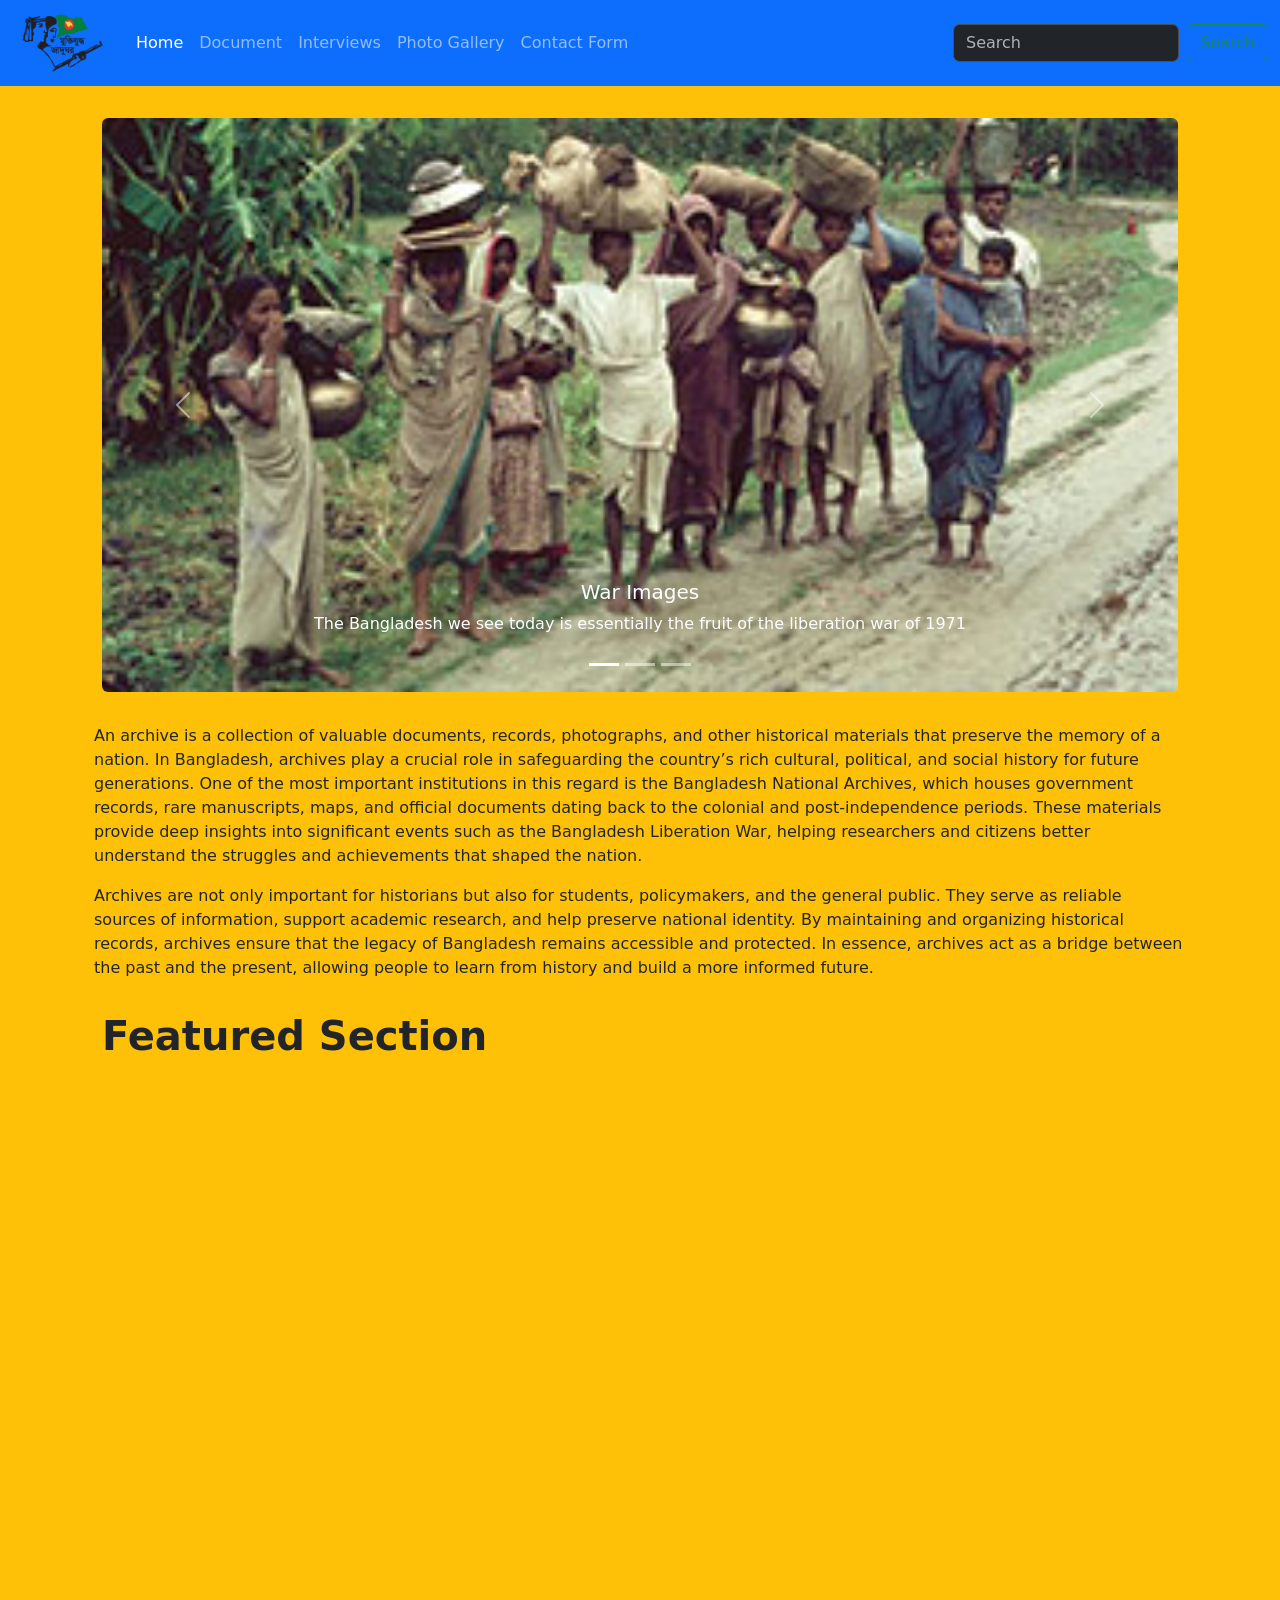
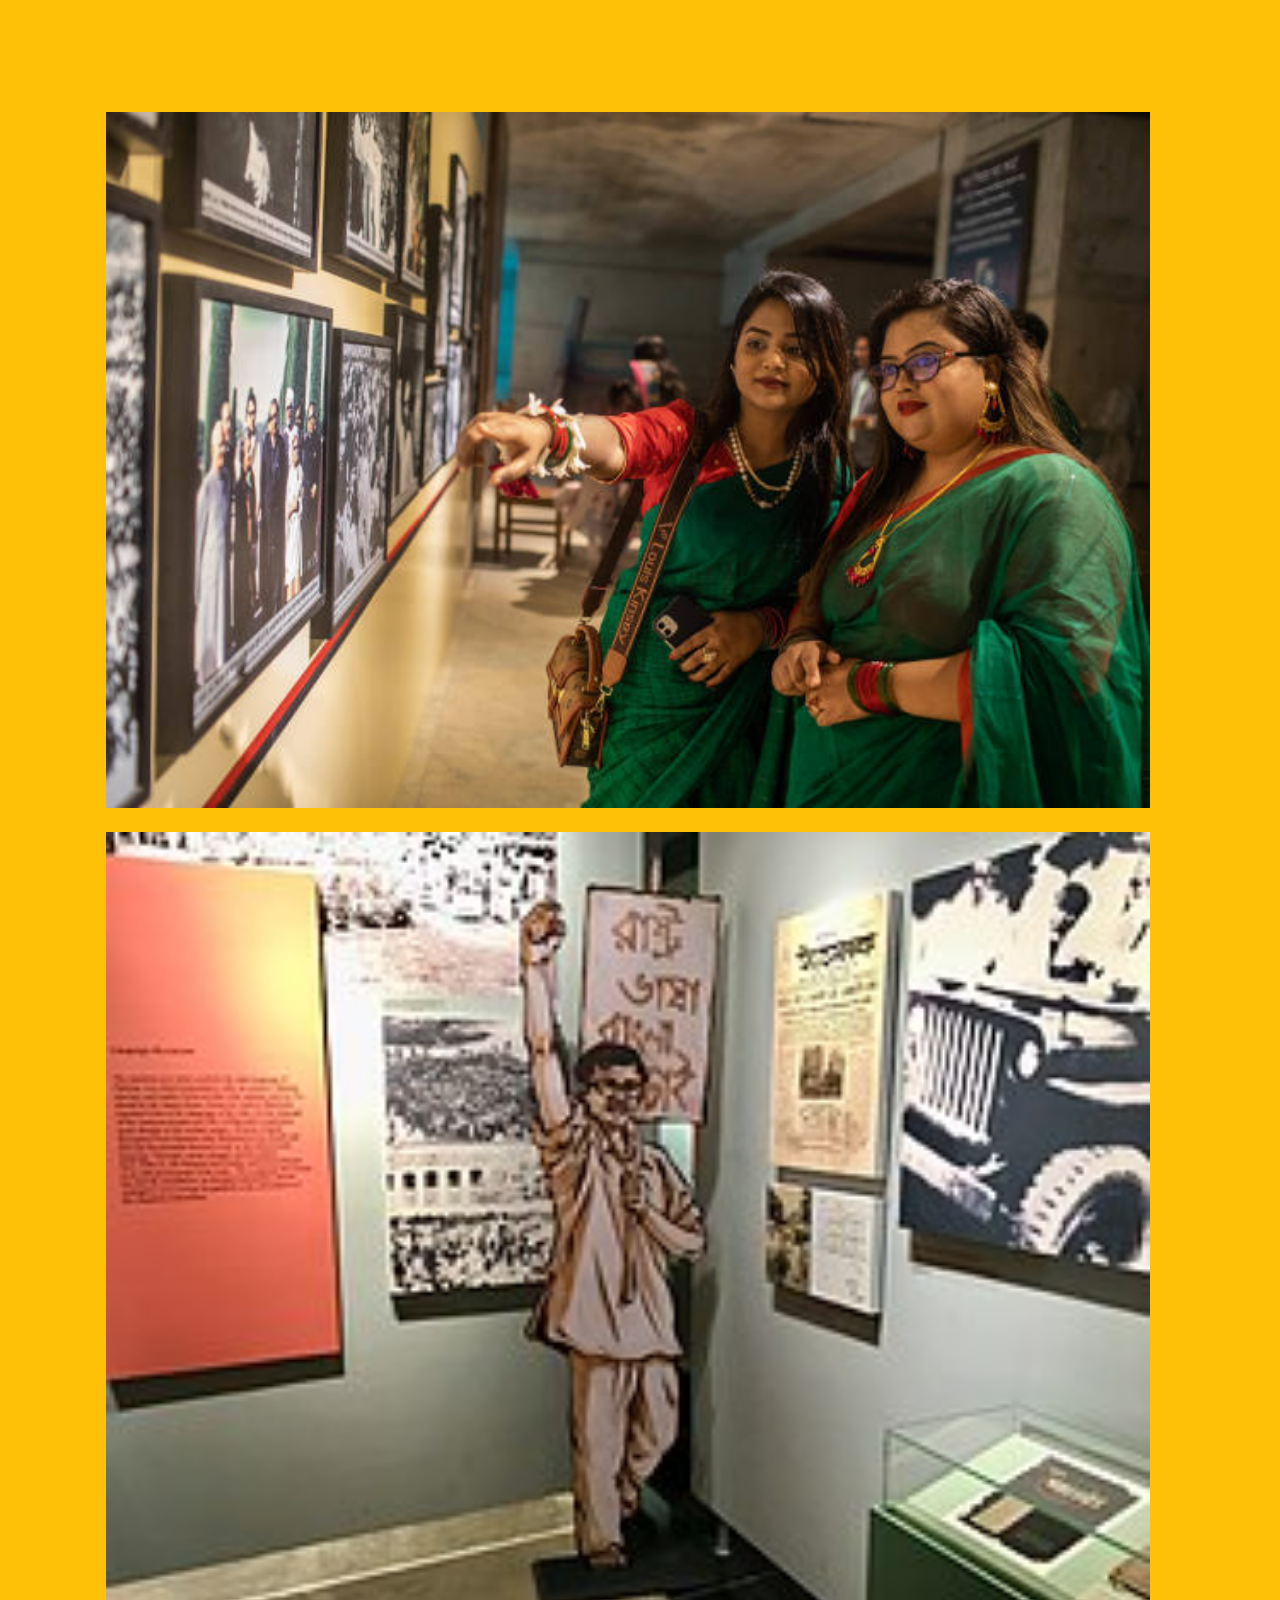
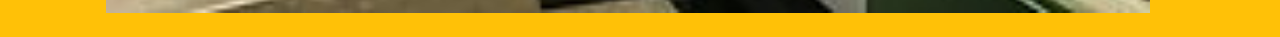
<file: index.html>
<!doctype html>
<html lang="en">
  <head>
    <meta charset="utf-8">
    <meta name="viewport" content="width=device-width, initial-scale=1">
    <title> Libaration Museum</title>
    <link rel="stylesheet" href="style.css">
    <link href="https://cdn.jsdelivr.net/npm/bootstrap@5.3.8/dist/css/bootstrap.min.css" rel="stylesheet" integrity="sha384-sRIl4kxILFvY47J16cr9ZwB07vP4J8+LH7qKQnuqkuIAvNWLzeN8tE5YBujZqJLB" crossorigin="anonymous">
  </head>
  <body>
     
     <nav class="navbar navbar-expand-lg bg-primary " data-bs-theme="dark">
  <div class="container-fluid">
    <button class="navbar-toggler" type="button" data-bs-toggle="collapse" data-bs-target="#navbarTogglerDemo01" aria-controls="navbarTogglerDemo01" aria-expanded="false" aria-label="Toggle navigation">
      <span class="navbar-toggler-icon"></span>
    </button>
    <div class="collapse navbar-collapse" id="navbarTogglerDemo01">
      <a class="navbar-brand" href="/src/logos/main-logo.png"> <img src="/src/logos/main-logo.png" alt="" width="100px" height="auto"></a>
      <ul class="navbar-nav me-auto mb-2 mb-lg-0">
        <li class="nav-item">
          <a class="nav-link active" aria-current="page" href="#">Home</a>
        </li>
        <li class="nav-item">
          <a class="nav-link" href="./Document.html">Document</a>
        </li>
       <li class="nav-item">
          <a class="nav-link" href="./Interviews.html">Interviews</a>
        </li>
        <li class="nav-item">
          <a class="nav-link" href="./Photographs.html">Photo Gallery</a>
        </li>
        <li class="nav-item">
          <a class="nav-link" href="./Contact.html">Contact Form</a>
        </li>
      </ul>
      <form class="d-flex" role="search">
        <input class="form-control me-2" type="search" placeholder="Search" aria-label="Search"/>
        <button class="btn btn-outline-success" type="submit">Search</button>
      </form>
    </div>
  </div>
</nav>
 <section class="home bg-warning" >
     
 <div class="container p-4  ">

  <div class="carosal mx-auto p-2  w-100" >  

        <div id="carouselExampleDark" class="carousel carousel slide">
    <div class="carousel-indicators">
    <button type="button" data-bs-target="#carouselExampleDark" data-bs-slide-to="0" class="active" aria-current="true" aria-label="Slide 1"></button>
    <button type="button" data-bs-target="#carouselExampleDark" data-bs-slide-to="1" aria-label="Slide 2"></button>
    <button type="button" data-bs-target="#carouselExampleDark" data-bs-slide-to="2" aria-label="Slide 3"></button>
   </div>
   <div class="carousel-inner rounded">
    <div class="carousel-item active" data-bs-interval="10000">
      <img src="./src/image/carosal-img1.jpg" class="d-block w-100 " alt="...">
      <div class="carousel-caption d-none d-md-block">
        <h5 class="text-white">War Images</h5>
        <p class="text-white">The Bangladesh we see today is essentially the fruit of the liberation war of 1971</p>
        
      </div>
    </div>
    <div class="carousel-item" data-bs-interval="2000">
      <img src="./src/image/carosal-img2.jpg" class="d-block w-100 rounded " alt="...">
      <div class="carousel-caption d-none d-md-block">
         <h5 class="text-white">War Images</h5>
        <p class="text-white">The Bangladesh we see today is essentially the fruit of the liberation war of 1971</p>
      </div>
    </div>
    <div class="carousel-item">
      <img src="./src/image/carosal-img3.jpg" class="d-block w-100" alt="...">
      <div class="carousel-caption d-none d-md-block">
         <h5 class="text-white">War Images</h5>
        <p class="text-white">The Bangladesh we see today is essentially the fruit of the liberation war of 1971</p>
      </div>
    </div>
  </div>
  <button class="carousel-control-prev" type="button" data-bs-target="#carouselExampleDark" data-bs-slide="prev">
    <span class="carousel-control-prev-icon" aria-hidden="true"></span>
    <span class="visually-hidden">Previous</span>
  </button>
  <button class="carousel-control-next" type="button" data-bs-target="#carouselExampleDark" data-bs-slide="next">
    <span class="carousel-control-next-icon" aria-hidden="true"></span>
    <span class="visually-hidden">Next</span>
  </button>
</div>
    </div>

     <div class="mt-4 mb-4">
     <p>
        An archive is a collection of valuable documents, records, photographs, and other historical materials that preserve the memory of a nation. In Bangladesh, archives play a crucial role in safeguarding the country’s rich cultural, political, and social history for future generations.

One of the most important institutions in this regard is the Bangladesh National Archives, which houses government records, rare manuscripts, maps, and official documents dating back to the colonial and post-independence periods. These materials provide deep insights into significant events such as the Bangladesh Liberation War, helping researchers and citizens better understand the struggles and achievements that shaped the nation. </p>

Archives are not only important for historians but also for students, policymakers, and the general public. They serve as reliable sources of information, support academic research, and help preserve national identity. By maintaining and organizing historical records, archives ensure that the legacy of Bangladesh remains accessible and protected.
In essence, archives act as a bridge between the past and the present, allowing people to learn from history and build a more informed future.
 </div>
    

  <div class="container row g-4">
      <h1 class="fw-bold p-2">Featured Section</h1>


     <div class="ratio ratio-16x9">
      
          <iframe src="https://www.youtube.com/embed/VRTA_xznT3o?si=qu-yBPVzbqUz3Ewc" title="YouTube video player" frameborder="0" allow="accelerometer; autoplay; clipboard-write; encrypted-media; gyroscope; picture-in-picture; web-share" referrerpolicy="strict-origin-when-cross-origin" allowfullscreen></iframe>
         
        </div>
        
        
        <img src="./src/image/formimg.jpg" class="img-fluid" alt="...">
         <img src="./src/image/form-img.jpg" class="img-fluid" alt="...">

      </div> 
      

  









   </section>
    











    <script src="https://cdn.jsdelivr.net/npm/bootstrap@5.3.8/dist/js/bootstrap.bundle.min.js" integrity="sha384-FKyoEForCGlyvwx9Hj09JcYn3nv7wiPVlz7YYwJrWVcXK/BmnVDxM+D2scQbITxI" crossorigin="anonymous"></script>
  </body>
</html>
</file>
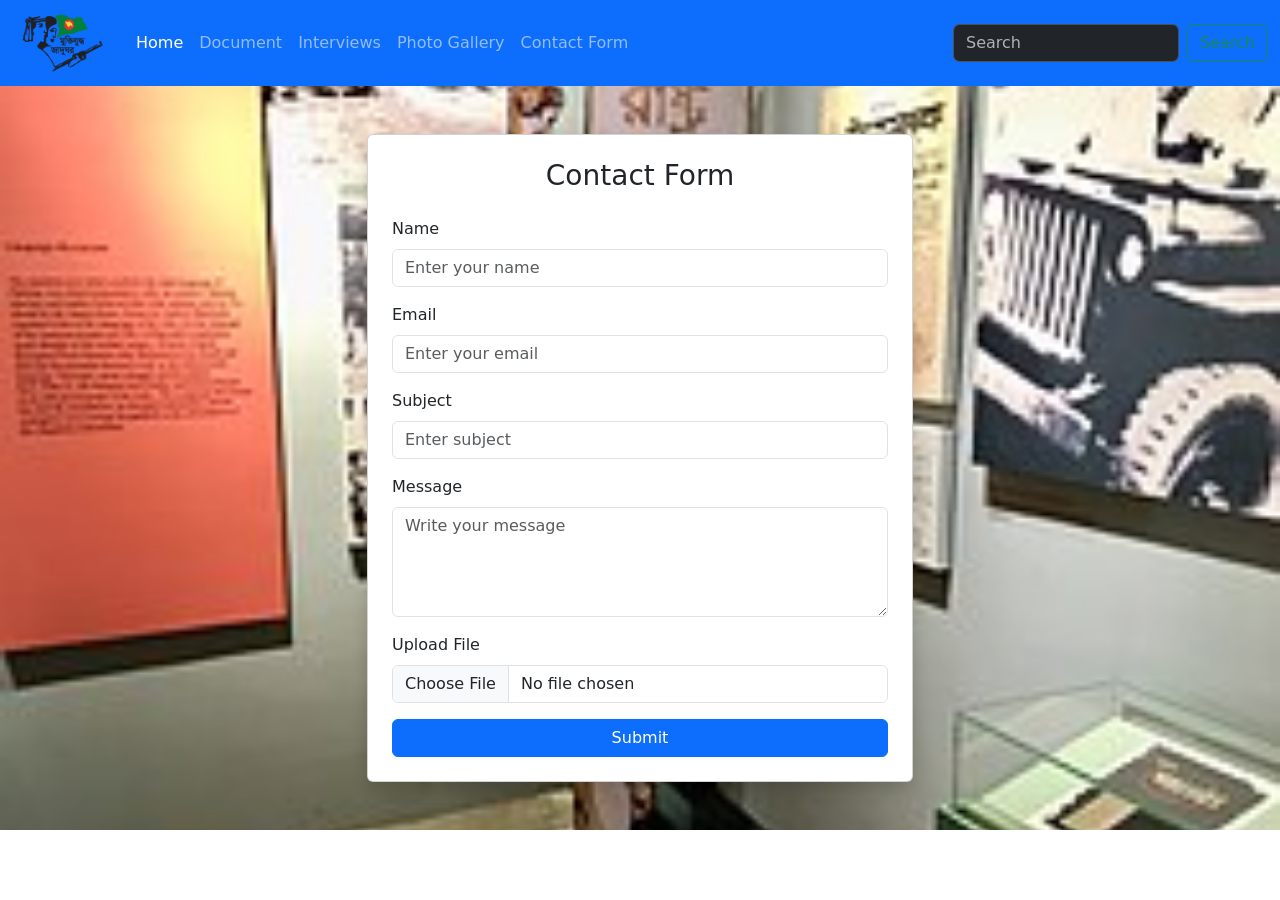
<file: Contact.html>
<!doctype html>
<html lang="en">
  <head>
    <meta charset="utf-8">
    <meta name="viewport" content="width=device-width, initial-scale=1">
    <title> Libaration Museum</title>
    <link rel="stylesheet" href="style.css">
    <link href="https://cdn.jsdelivr.net/npm/bootstrap@5.3.8/dist/css/bootstrap.min.css" rel="stylesheet" integrity="sha384-sRIl4kxILFvY47J16cr9ZwB07vP4J8+LH7qKQnuqkuIAvNWLzeN8tE5YBujZqJLB" crossorigin="anonymous">
  </head>
  <body>
     
     <nav class="navbar navbar-expand-lg bg-primary " data-bs-theme="dark">
  <div class="container-fluid">
    <button class="navbar-toggler" type="button" data-bs-toggle="collapse" data-bs-target="#navbarTogglerDemo01" aria-controls="navbarTogglerDemo01" aria-expanded="false" aria-label="Toggle navigation">
      <span class="navbar-toggler-icon"></span>
    </button>
    <div class="collapse navbar-collapse" id="navbarTogglerDemo01">
      <a class="navbar-brand" href="/src/logos/main-logo.png"> <img src="/src/logos/main-logo.png" alt="" width="100px" height="auto"></a>
      <ul class="navbar-nav me-auto mb-2 mb-lg-0">
        <li class="nav-item">
          <a class="nav-link active" aria-current="page" href="./index.html">Home</a>
        </li>
        <li class="nav-item">
          <a class="nav-link" href="./Document.html">Document</a>
        </li>
       <li class="nav-item">
          <a class="nav-link" href="./Interviews.html">Interviews</a>
        </li>
        <li class="nav-item">
          <a class="nav-link" href="./Photographs.html">Photo Gallery</a>
        </li>
        <li class="nav-item">
          <a class="nav-link" href="./Contact.html">Contact Form</a>
        </li>
      </ul>
      <form class="d-flex" role="search">
        <input class="form-control me-2" type="search" placeholder="Search" aria-label="Search"/>
        <button class="btn btn-outline-success" type="submit">Search</button>
      </form>
    </div>
  </div>
</nav>
<section class="form">
    <div class="container py-5">
  <div class="row justify-content-center">
    
    <div class="col-md-6">

      <div class="card shadow p-4">

        <h3 class="text-center mb-4">Contact Form</h3>

        <!-- Form Start -->
        <form>

          <!-- Name -->
          <div class="mb-3">
            <label class="form-label">Name</label>
            <input type="text" class="form-control" placeholder="Enter your name">
          </div>

          <!-- Email -->
          <div class="mb-3">
            <label class="form-label">Email</label>
            <input type="email" class="form-control" placeholder="Enter your email">
          </div>

          <!-- Subject -->
          <div class="mb-3">
            <label class="form-label">Subject</label>
            <input type="text" class="form-control" placeholder="Enter subject">
          </div>

          <!-- Message -->
          <div class="mb-3">
            <label class="form-label">Message</label>
            <textarea class="form-control" rows="4" placeholder="Write your message"></textarea>
          </div>

          <!-- File Upload -->
          <div class="mb-3">
            <label class="form-label">Upload File</label>
            <input type="file" class="form-control">
          </div>

          <!-- Button -->
          <button type="submit" class="btn btn-primary w-100">
            Submit
          </button>

        </form>
        <!-- Form End -->

      </div>

    </div>

  </div>
</div>
</section>
    
</body>
</html>
</file>
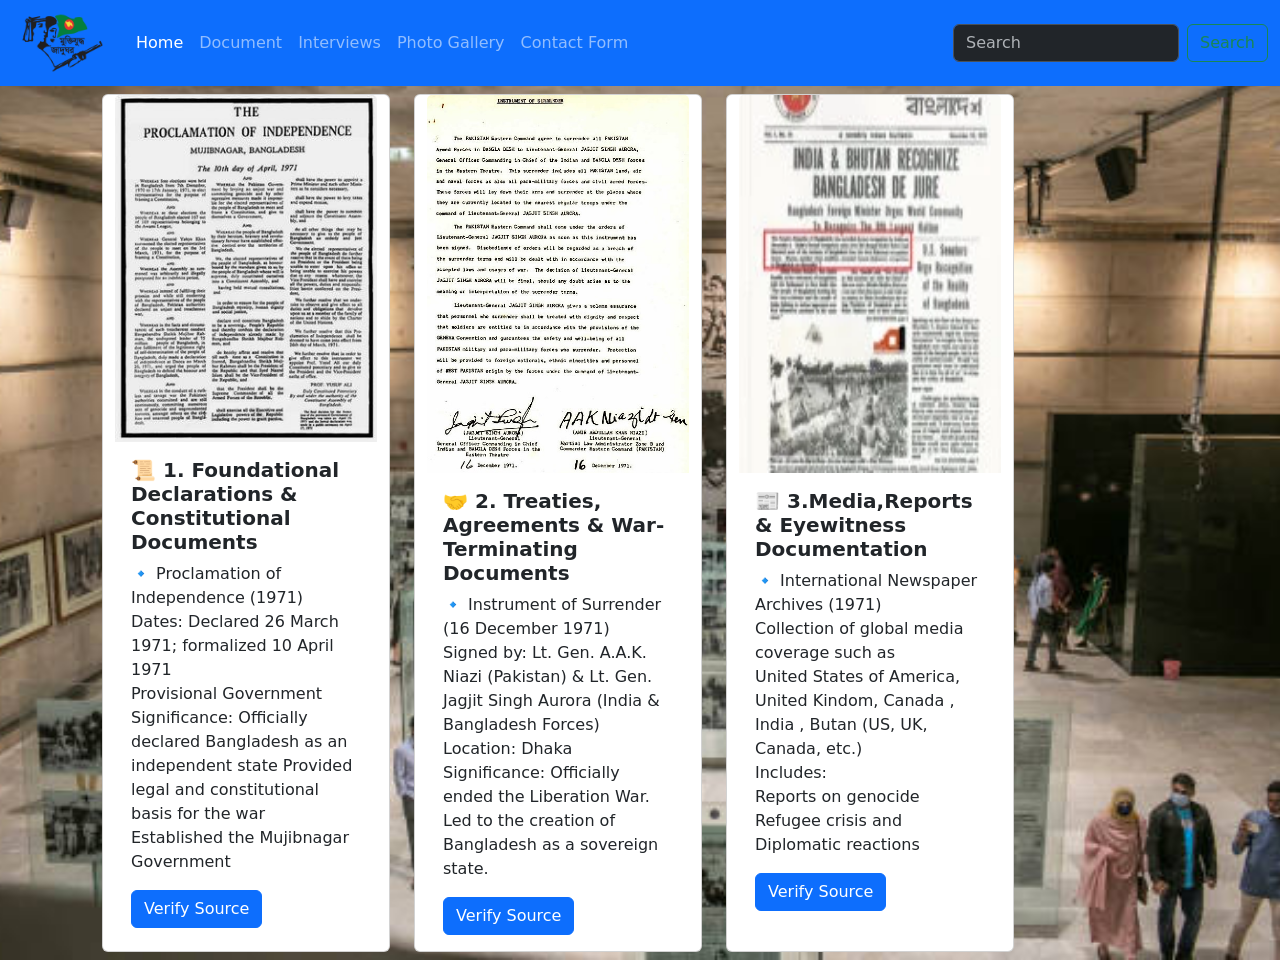
<file: Document.html>
<!doctype html>
<html lang="en">
  <head>
    <meta charset="utf-8">
    <meta name="viewport" content="width=device-width, initial-scale=1">
    <title> Libaration Museum</title>
    <link rel="stylesheet" href="style.css">
    <link href="https://cdn.jsdelivr.net/npm/bootstrap@5.3.8/dist/css/bootstrap.min.css" rel="stylesheet" integrity="sha384-sRIl4kxILFvY47J16cr9ZwB07vP4J8+LH7qKQnuqkuIAvNWLzeN8tE5YBujZqJLB" crossorigin="anonymous">
  </head>
  <body>
     
     <nav class="navbar navbar-expand-lg bg-primary " data-bs-theme="dark">
  <div class="container-fluid">
    <button class="navbar-toggler" type="button" data-bs-toggle="collapse" data-bs-target="#navbarTogglerDemo01" aria-controls="navbarTogglerDemo01" aria-expanded="false" aria-label="Toggle navigation">
      <span class="navbar-toggler-icon"></span>
    </button>
    <div class="collapse navbar-collapse" id="navbarTogglerDemo01">
      <a class="navbar-brand" href="/src/logos/main-logo.png"> <img src="/src/logos/main-logo.png" alt="" width="100px" height="auto"></a>
      <ul class="navbar-nav me-auto mb-2 mb-lg-0">
        <li class="nav-item">
          <a class="nav-link active" aria-current="page" href="./index.html">Home</a>
        </li>
        <li class="nav-item">
          <a class="nav-link" href="./Document.html">Document</a>
        </li>
       <li class="nav-item">
          <a class="nav-link" href="./Interviews.html">Interviews</a>
        </li>
        <li class="nav-item">
          <a class="nav-link" href="./Photographs.html">Photo Gallery</a>
        </li>
        <li class="nav-item">
          <a class="nav-link" href="./Contact.html">Contact Form</a>
        </li>
      </ul>
      <form class="d-flex" role="search">
        <input class="form-control me-2" type="search" placeholder="Search" aria-label="Search"/>
        <button class="btn btn-outline-success" type="submit">Search</button>
      </form>
    </div>
  </div>
</nav>
  
<section class="docu-hero">

<div class="container  row justify-content-center gap-4 g-4 p-2  mb-2 d-flex">
    <div class="card" style="width: 18rem;">
  <img src="./src/image/Proclamation_of_Bangladeshi_Independence.jpg" class="card-img-top" alt="...">
  <div class="card-body">
    <h5 class="card-title fw-bold">📜 1. Foundational Declarations & Constitutional Documents</h5>
    <p class="card-text">🔹 Proclamation of Independence (1971) <br>
Dates: Declared 26 March 1971; formalized 10 April 1971 <br>
Provisional Government
Significance:
Officially declared Bangladesh as an independent state
Provided legal and constitutional basis for the war
Established the Mujibnagar Government</p>
    <a href="https://en.wikipedia.org/wiki/Proclamation_of_Bangladeshi_Independence" class="btn btn-primary">Verify Source</a>
  </div>
</div>
 <div class="card" style="width: 18rem;">
  <img src="./src/image/Pakistani_Surrender_1971.jpg" class="card-img-top " width="273px" height="378px" alt="...">
  <div class="card-body">
    <h5 class="card-title fw-bold">🤝 2. Treaties, Agreements & War-Terminating Documents</h5>
    <p class="card-text">🔹 Instrument of Surrender (16 December 1971) <br>

Signed by: Lt. Gen. A.A.K. Niazi (Pakistan) & Lt. Gen. Jagjit Singh Aurora (India & Bangladesh Forces) <br>
Location: Dhaka <br>
Significance:
Officially ended the Liberation War.
Led to the creation of Bangladesh as a sovereign state.
</p>
    <a href="https://en.wikipedia.org/wiki/Pakistani_Instrument_of_Surrender" class="btn btn-primary"> Verify Source</a>
  </div>
</div>
<div class="card" style="width: 18rem;">
  <img src="./src/image/Bhutan-India-Recognition.webp" class="card-img-top" width="273px" height="378px" alt="...">
  <div class="card-body">
    <h5 class="card-title fw-bold">📰 3.Media,Reports & Eyewitness Documentation</h5>
    <p class="card-text">🔹 International Newspaper Archives (1971) <br>
Collection of global media coverage such as <br>United States of America, United Kindom, Canada , India , Butan (US, UK, Canada, etc.) <br>
Includes: <br>
Reports on genocide <br>
Refugee crisis and <br>
Diplomatic reactions </p>
    <a href="https://cbgr1971.org/history/historical-milestones/recognition-of-bangladesh-in-1971-accountability-to-history/" class="btn btn-primary">Verify Source</a>
  </div>
</div>


</div>

</section>


<script src="https://cdn.jsdelivr.net/npm/bootstrap@5.3.8/dist/js/bootstrap.bundle.min.js" integrity="sha384-FKyoEForCGlyvwx9Hj09JcYn3nv7wiPVlz7YYwJrWVcXK/BmnVDxM+D2scQbITxI" crossorigin="anonymous"></script>
</body>
</html>
</file>
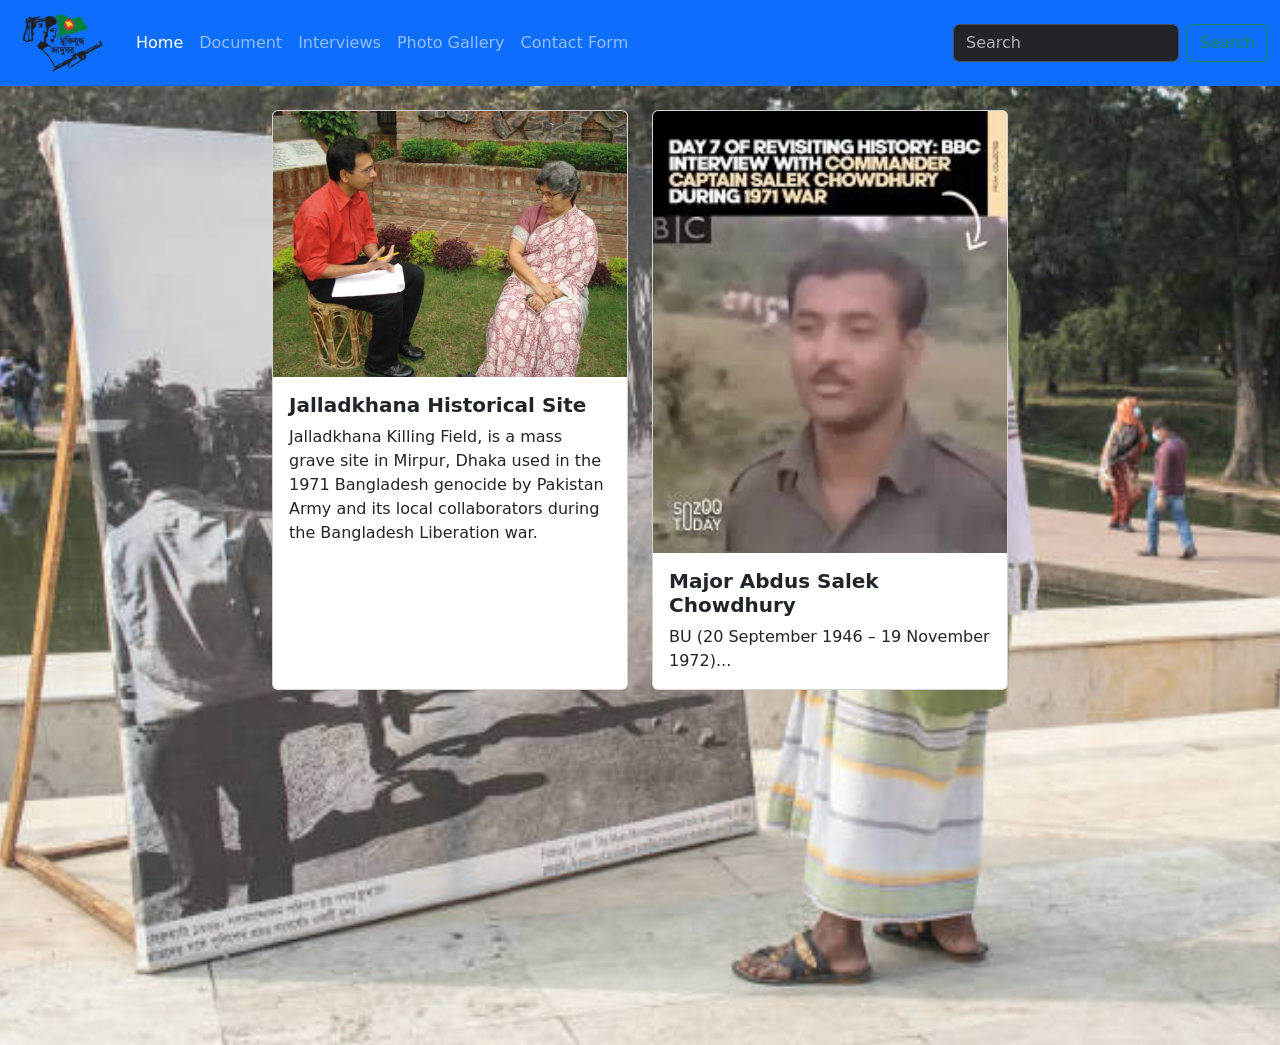
<file: Interviews.html>
<!doctype html>
<html lang="en">
  <head>
    <meta charset="utf-8">
    <meta name="viewport" content="width=device-width, initial-scale=1">
    <title> Libaration Museum</title>
    <link rel="stylesheet" href="style.css">
    <link href="https://cdn.jsdelivr.net/npm/bootstrap@5.3.8/dist/css/bootstrap.min.css" rel="stylesheet" integrity="sha384-sRIl4kxILFvY47J16cr9ZwB07vP4J8+LH7qKQnuqkuIAvNWLzeN8tE5YBujZqJLB" crossorigin="anonymous">
  </head>
  <body>
     
     <nav class="navbar navbar-expand-lg bg-primary " data-bs-theme="dark">
  <div class="container-fluid">
    <button class="navbar-toggler" type="button" data-bs-toggle="collapse" data-bs-target="#navbarTogglerDemo01" aria-controls="navbarTogglerDemo01" aria-expanded="false" aria-label="Toggle navigation">
      <span class="navbar-toggler-icon"></span>
    </button>
    <div class="collapse navbar-collapse" id="navbarTogglerDemo01">
      <a class="navbar-brand" href="/src/logos/main-logo.png"> <img src="/src/logos/main-logo.png" alt="" width="100px" height="auto"></a>
      <ul class="navbar-nav me-auto mb-2 mb-lg-0">
        <li class="nav-item">
          <a class="nav-link active" aria-current="page" href="./index.html">Home</a>
        </li>
        <li class="nav-item">
          <a class="nav-link" href="./Document.html">Document</a>
        </li>
       <li class="nav-item">
          <a class="nav-link" href="./Interviews.html">Interviews</a>
        </li>
        <li class="nav-item">
          <a class="nav-link" href="./Photographs.html">Photo Gallery</a>
        </li>
        <li class="nav-item">
          <a class="nav-link" href="./Contact.html">Contact Form</a>
        </li>
      </ul>
      <form class="d-flex" role="search">
        <input class="form-control me-2" type="search" placeholder="Search" aria-label="Search"/>
        <button class="btn btn-outline-success" type="submit">Search</button>
      </form>
    </div>
  </div>
</nav>
    <section class="interview">
  <div class="container py-4">

    <div class="row justify-content-center g-4">

      <div class="col-md-4">
        <div class="card h-100">
          <img src="./src/image/intervw.jpg" class="card-img-top" alt="">
          <div class="card-body">
            <h5 class="card-title fw-bold">Jalladkhana Historical Site</h5>
            <p class="card-text">Jalladkhana Killing Field, is a mass grave site in Mirpur, Dhaka used in the 1971 Bangladesh genocide by Pakistan Army and its local collaborators during the Bangladesh Liberation war.</p>
          </div>
        </div>
      </div>

      <div class="col-md-4">
        <div class="card h-100">
          <img src="./src/image/intervw-img2.jpg" class="card-img-top" alt="">
          <div class="card-body">
            <h5 class="card-title fw-bold">Major Abdus Salek Chowdhury</h5>
            <p class="card-text">BU (20 September 1946 – 19 November 1972)...</p>
          </div>
        </div>
      </div>

      <div class="col-md-6">
        <div class="ratio ratio-16x9">
          <iframe src="https://www.youtube.com/embed/uQpjcmOasU0" allowfullscreen></iframe>
        </div>
      </div>

    </div>

  </div>
</section>
</body>
</html>
</file>
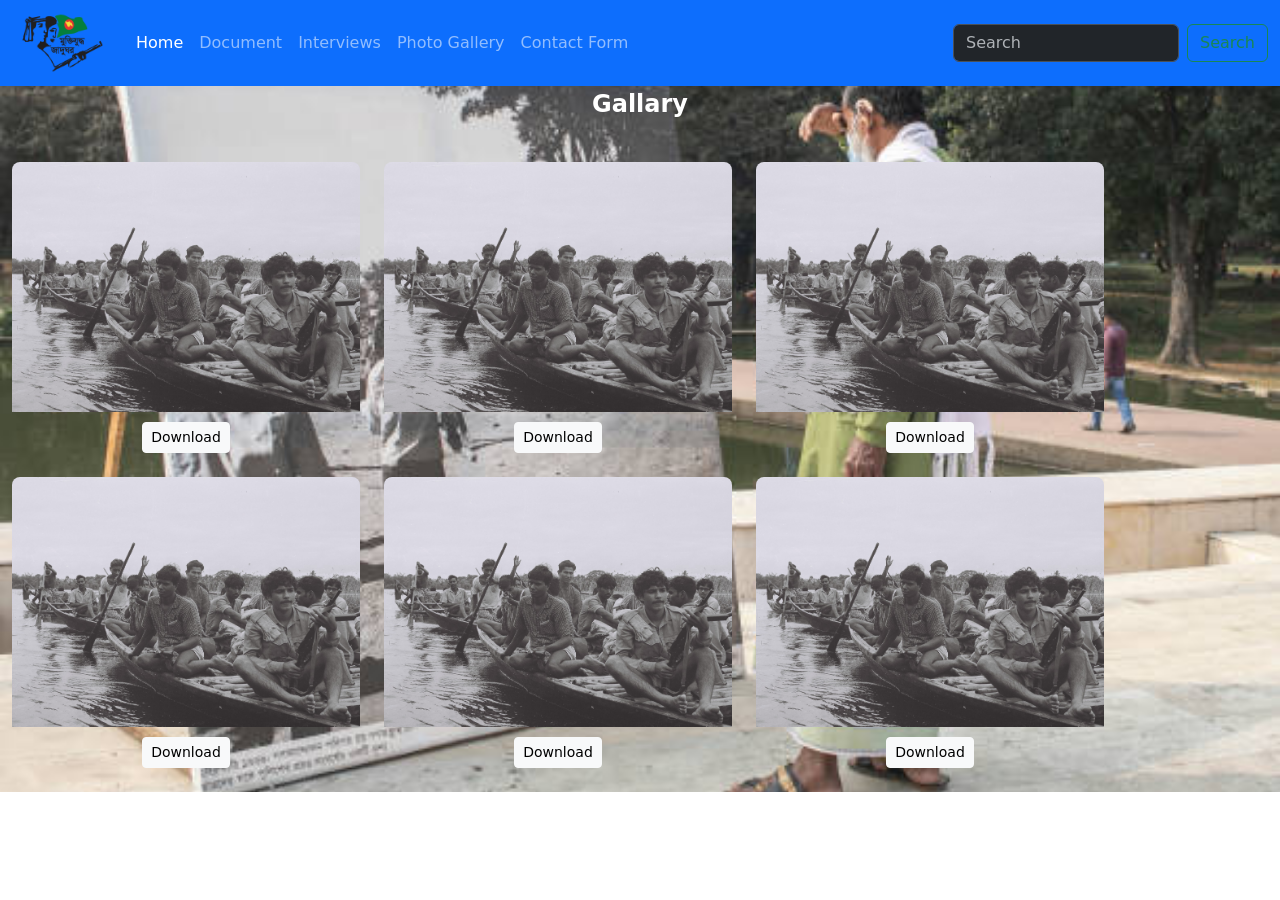
<file: Photographs.html>
<!doctype html>
<html lang="en">
  <head>
    <meta charset="utf-8">
    <meta name="viewport" content="width=device-width, initial-scale=1">
    <title> Libaration Museum</title>
    <link rel="stylesheet" href="style.css">
    <link href="https://cdn.jsdelivr.net/npm/bootstrap@5.3.8/dist/css/bootstrap.min.css" rel="stylesheet" integrity="sha384-sRIl4kxILFvY47J16cr9ZwB07vP4J8+LH7qKQnuqkuIAvNWLzeN8tE5YBujZqJLB" crossorigin="anonymous">
  </head>
  <body>
     
     <nav class="navbar navbar-expand-lg bg-primary " data-bs-theme="dark">
  <div class="container-fluid">
    <button class="navbar-toggler" type="button" data-bs-toggle="collapse" data-bs-target="#navbarTogglerDemo01" aria-controls="navbarTogglerDemo01" aria-expanded="false" aria-label="Toggle navigation">
      <span class="navbar-toggler-icon"></span>
    </button>
    <div class="collapse navbar-collapse" id="navbarTogglerDemo01">
      <a class="navbar-brand" href="/src/logos/main-logo.png"> <img src="/src/logos/main-logo.png" alt="" width="100px" height="auto"></a>
      <ul class="navbar-nav me-auto mb-2 mb-lg-0">
        <li class="nav-item">
          <a class="nav-link active" aria-current="page" href="./index.html">Home</a>
        </li>
        <li class="nav-item">
          <a class="nav-link" href="./Document.html">Document</a>
        </li>
       <li class="nav-item">
          <a class="nav-link" href="./Interviews.html">Interviews</a>
        </li>
        <li class="nav-item">
          <a class="nav-link" href="./Photographs.html">Photo Gallery</a>
        </li>
        <li class="nav-item">
          <a class="nav-link" href="./Contact.html">Contact Form</a>
        </li>
      </ul>
      <form class="d-flex" role="search">
        <input class="form-control me-2" type="search" placeholder="Search" aria-label="Search"/>
        <button class="btn btn-outline-success" type="submit">Search</button>
      </form>
    </div>
  </div>
</nav>
 <section class="interview text-center">
   <p class="text-white fw-bold fs-4">Gallary</p>

<div class=" container row g-4 py-4" >
    <div class="col-md-4"> 
        <div class="img-box">
  <img src="./src/image/gallery1.jpg" class="gallery-img">

  <div class="download-area">
    <a href="./src/image/gallery1.jpg" download class="btn btn-light btn-sm">
      Download
    </a>
  </div>
</div>
</div>
     <div class="col-md-4"> 
        <div class="img-box">
  <img src="./src/image/gallery1.jpg" class="gallery-img">

  <div class="download-area">
    <a href="./src/image/gallery1.jpg" download class="btn btn-light btn-sm">
      Download
    </a>
  </div>
</div>
</div>

 <div class="col-md-4"> 
        <div class="img-box">
  <img src="./src/image/gallery1.jpg" class="gallery-img">

  <div class="download-area">
    <a href="./src/image/gallery1.jpg" download class="btn btn-light btn-sm">
      Download
    </a>
  </div>
</div>
</div>

 <div class="col-md-4"> 
        <div class="img-box">
  <img src="./src/image/gallery1.jpg" class="gallery-img">

  <div class="download-area">
    <a href="./src/image/gallery1.jpg" download class="btn btn-light btn-sm">
      Download
    </a>
  </div>
</div>
</div>

 <div class="col-md-4"> 
        <div class="img-box">
  <img src="./src/image/gallery1.jpg" class="gallery-img">

  <div class="download-area">
    <a href="./src/image/gallery1.jpg" download class="btn btn-light btn-sm">
      Download
    </a>
  </div>
</div>
</div>

 <div class="col-md-4"> 
        <div class="img-box">
  <img src="./src/image/gallery1.jpg" class="gallery-img">

  <div class="download-area">
    <a href="./src/image/gallery1.jpg" download class="btn btn-light btn-sm">
      Download
    </a>
  </div>
</div>
</div>

 </section>

</body>
</html>
</file>
<file: style.css>
.docu-hero{
    background-image: url(/src/image/document-img1.jpg);
    background-repeat: no-repeat;
    background-size: cover;        /* পুরো div cover করবে */
    background-position: center;
} 

.interview{
    background-image: url(/src/image/interview-page.jpg);
    background-repeat: no-repeat;
    background-size: cover;        /* পুরো div cover করবে */
    background-position: center;
} 

.form{
    background-image: url(/src/image/form-img.jpg);
    background-repeat: no-repeat;
    background-size: cover;        /* পুরো div cover করবে */
    background-position: center;
} 
.img-box {
  overflow: hidden;
  border-radius: 8px;
  position: relative;
}

.gallery-img {
  width: 100%;
  height: 250px;
  object-fit: cover;
  transition: transform 0.5s ease;
}

.img-box:hover .gallery-img {
  transform: scale(1.2);
}

/* 🔥 download button bottom center */
.download-area {
  position: relative;
  text-align: center;
  margin-top: 10px;   /* নিচে নামাবে */
}
</file>
